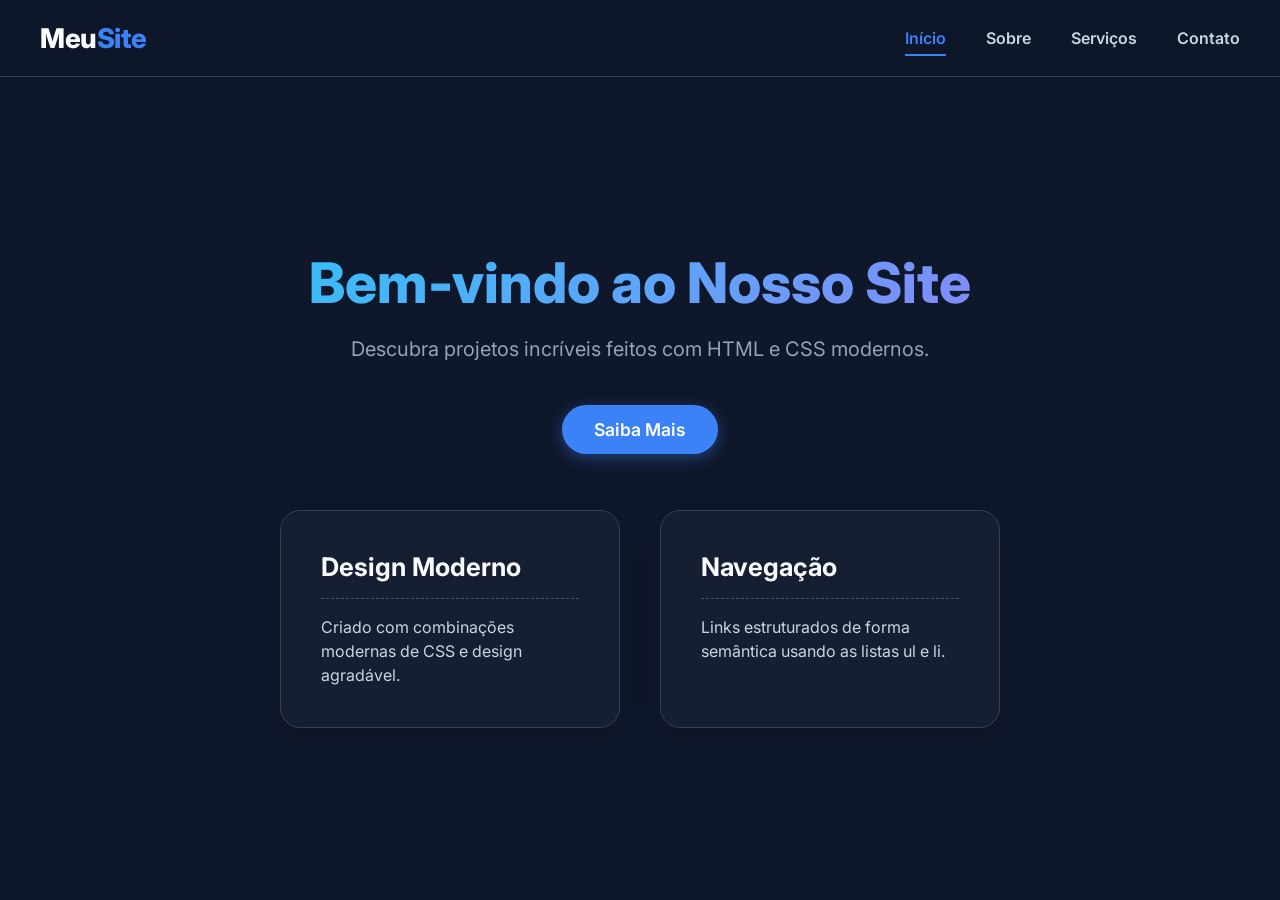
<file: index.html>
<!DOCTYPE html>
<html lang="pt-BR">
<head>
    <meta charset="UTF-8">
    <meta name="viewport" content="width=device-width, initial-scale=1.0">
    <title>Página Inicial - Atividade 13/03</title>
    <link rel="stylesheet" href="style.css">
    <link href="https://fonts.googleapis.com/css2?family=Inter:wght@400;600;800&display=swap" rel="stylesheet">
</head>
<body>
    <header class="main-header">
        <nav class="nav-container">
            <h1 class="logo">Meu<span class="highlight">Site</span></h1>
            <!-- Nav list utilizando ul e li -->
            <ul class="nav-list">
                <li><a href="index.html" class="active">Início</a></li>
                <li><a href="sobre.html">Sobre</a></li>
                <li><a href="#">Serviços</a></li>
                <li><a href="#">Contato</a></li>
            </ul>
        </nav>
    </header>

    <main class="hero-section">
        <div class="content-wrapper">
            <h2 class="title">Bem-vindo ao Nosso Site</h2>
            <!-- Este p será afetado pelo combinador ~ do CSS -->
            <p class="subtitle">Descubra projetos incríveis feitos com HTML e CSS modernos.</p>
            <a href="sobre.html" class="btn primary-btn">Saiba Mais</a>
        </div>
        
        <div class="features-wrapper">
            <div class="feature-card">
                <h2>Design Moderno</h2>
                <!-- Este p é afetado pelo combinador + (irmão adjacente) -->
                <p>Criado com combinações modernas de CSS e design agradável.</p>
            </div>
            <div class="feature-card">
                <h2>Navegação</h2>
                <!-- Este p é afetado pelo combinador + (irmão adjacente) -->
                <p>Links estruturados de forma semântica usando as listas ul e li.</p>
            </div>
        </div>
    </main>
</body>
</html>
</file>
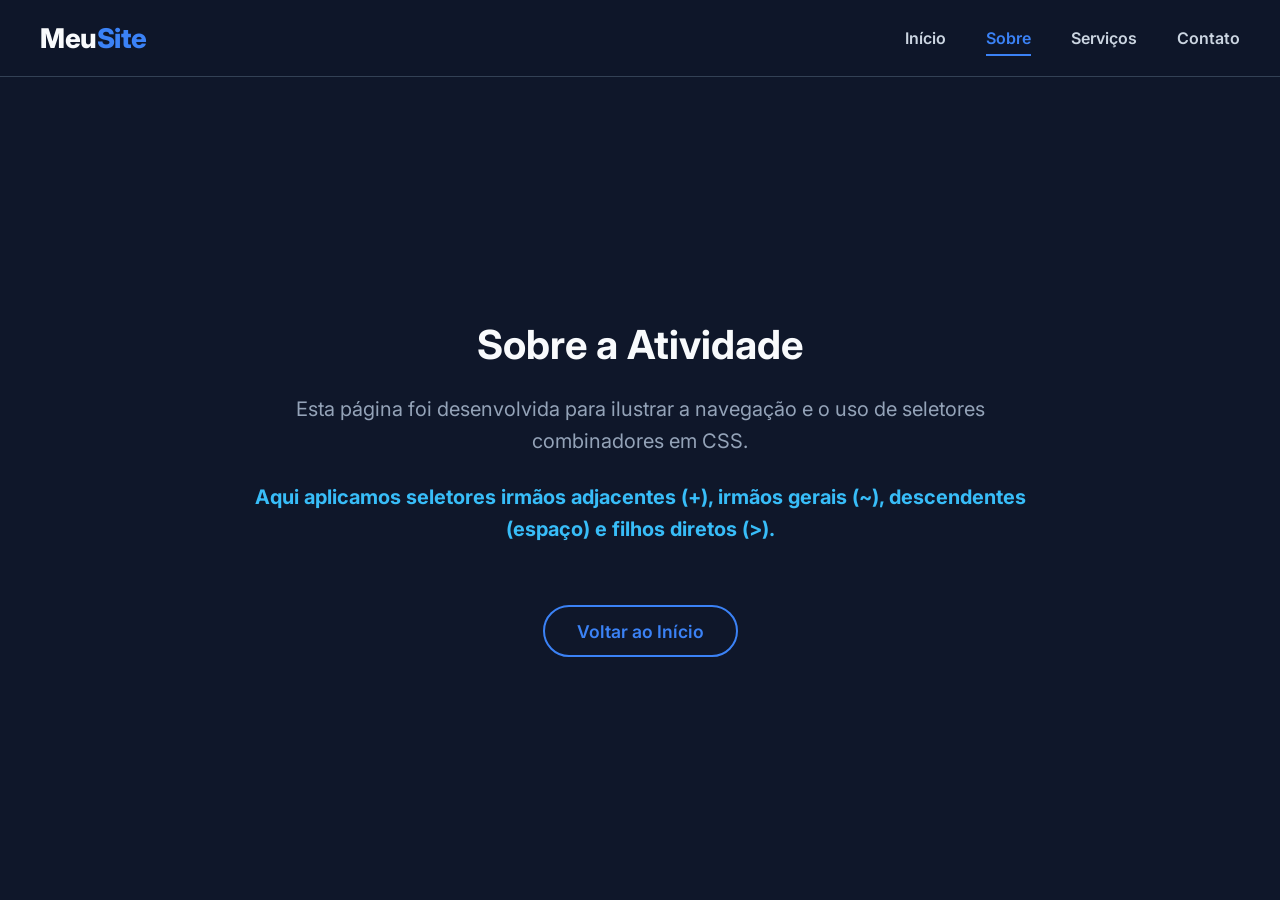
<file: sobre.html>
<!DOCTYPE html>
<html lang="pt-BR">
<head>
    <meta charset="UTF-8">
    <meta name="viewport" content="width=device-width, initial-scale=1.0">
    <title>Sobre Nós - Atividade 13/03</title>
    <link rel="stylesheet" href="style.css">
    <link href="https://fonts.googleapis.com/css2?family=Inter:wght@400;600;800&display=swap" rel="stylesheet">
</head>
<body>
    <header class="main-header">
        <nav class="nav-container">
            <h1 class="logo">Meu<span class="highlight">Site</span></h1>
            <!-- Nav list utilizando ul e li -->
            <ul class="nav-list">
                <li><a href="index.html">Início</a></li>
                <li><a href="sobre.html" class="active">Sobre</a></li>
                <li><a href="#">Serviços</a></li>
                <li><a href="#">Contato</a></li>
            </ul>
        </nav>
    </header>

    <main class="about-section">
        <div class="content-wrapper">
            <h2>Sobre a Atividade</h2>
            <!-- Estes parágrafos são afetados pelo combinador geral ~ em relação ao h2 -->
            <p>Esta página foi desenvolvida para ilustrar a navegação e o uso de seletores combinadores em CSS.</p>
            <p class="highlight-text">Aqui aplicamos seletores irmãos adjacentes (+), irmãos gerais (~), descendentes (espaço) e filhos diretos (>).</p>
            <br>
            <a href="index.html" class="btn secondary-btn">Voltar ao Início</a>
        </div>
    </main>
</body>
</html>
</file>
<file: style.css>
/* Resets & Base Styles */
* {
    margin: 0;
    padding: 0;
    box-sizing: border-box;
}

body {
    font-family: 'Inter', sans-serif;
    background-color: #0f172a;
    color: #e2e8f0;
    min-height: 100vh;
    display: flex;
    flex-direction: column;
}

/* ========================================================
   COMPROVANDO O USO DE CLASSES E COMBINADORES EM CSS
   ======================================================== */


/* 1. Combinador Descendente (espaço) */
/* Seleciona TODOS os 'a' que são descendentes (filhos, netos) de '.nav-container' */
.nav-container a {
    text-decoration: none;
    color: #cbd5e1;
    font-weight: 600;
    transition: color 0.3s ease;
}

/* 2. Combinador Filho Direto (>) */
/* Seleciona APENAS os elementos 'li' que são filhos direitos de '.nav-list' */
.nav-list > li {
    list-style: none;
    position: relative;
    padding: 0.5rem 0;
}

/* Styling nav container com Classes */
.main-header {
    background: rgba(15, 23, 42, 0.85);
    backdrop-filter: blur(12px);
    border-bottom: 1px solid #334155;
    padding: 1.25rem 2.5rem;
    position: sticky;
    top: 0;
    width: 100%;
    z-index: 10;
}

.nav-container {
    max-width: 1200px;
    margin: 0 auto;
    display: flex;
    justify-content: space-between;
    align-items: center;
}

.logo {
    font-size: 1.7rem;
    color: #f8fafc;
    font-weight: 800;
    letter-spacing: -0.5px;
}

.logo .highlight {
    color: #3b82f6;
}

.nav-list {
    display: flex;
    gap: 2.5rem;
}

/* Animações e Hovers usando interações */
.nav-container a:hover,
.nav-container a.active {
    color: #3b82f6;
}

.nav-list > li > a::after {
    content: '';
    position: absolute;
    bottom: 0;
    left: 0;
    width: 0;
    height: 2px;
    background-color: #3b82f6;
    transition: width 0.3s ease;
}

.nav-list > li > a:hover::after,
.nav-list > li > a.active::after {
    width: 100%;
}

/* Layout Secundário */
.hero-section, .about-section {
    flex: 1;
    display: flex;
    flex-direction: column;
    align-items: center;
    justify-content: center;
    text-align: center;
    padding: 5rem 2rem;
    gap: 3.5rem;
}

.content-wrapper {
    max-width: 800px;
}

.title {
    font-size: 3.5rem;
    font-weight: 800;
    margin-bottom: 1rem;
    background: linear-gradient(135deg, #38bdf8, #818cf8);
    -webkit-background-clip: text;
    -webkit-text-fill-color: transparent;
}

h2 {
    font-size: 2.5rem;
    color: #f8fafc;
    margin-bottom: 1.5rem;
}

/* 3. Combinador Irmão Geral (~) */
/* Seleciona QUALQUER parágrafo (p) que venha após um 'h2' no mesmo nível hierárquico dentro de '.content-wrapper' */
.content-wrapper h2 ~ p {
    font-size: 1.25rem;
    color: #94a3b8;
    line-height: 1.6;
    margin-bottom: 1.5rem;
}

/* Buttons (Uso extensivo de classes combinadas) */
.btn {
    display: inline-block;
    padding: 0.85rem 2rem;
    border-radius: 9999px;
    font-weight: 600;
    font-size: 1.1rem;
    cursor: pointer;
    transition: all 0.3s ease;
    border: none;
    text-decoration: none;
    margin-top: 1rem;
}

.primary-btn {
    background: #3b82f6;
    color: #ffffff;
    box-shadow: 0 4px 15px rgba(59, 130, 246, 0.4);
}

.primary-btn:hover {
    background: #2563eb;
    transform: translateY(-3px);
    box-shadow: 0 8px 25px rgba(59, 130, 246, 0.6);
}

.secondary-btn {
    background: transparent;
    color: #3b82f6;
    border: 2px solid #3b82f6;
}

.secondary-btn:hover {
    background: rgba(59, 130, 246, 0.1);
    transform: translateY(-3px);
}

/* Features */
.features-wrapper {
    display: flex;
    gap: 2.5rem;
    max-width: 1000px;
    justify-content: center;
    flex-wrap: wrap;
}

.feature-card {
    background: rgba(30, 41, 59, 0.5);
    backdrop-filter: blur(5px);
    border: 1px solid #334155;
    border-radius: 1.25rem;
    padding: 2.5rem;
    width: 340px;
    text-align: left;
    transition: transform 0.3s ease, border-color 0.3s ease;
    box-shadow: 0 10px 30px rgba(0,0,0,0.1);
}

.feature-card:hover {
    transform: translateY(-8px);
    border-color: #3b82f6;
    box-shadow: 0 15px 35px rgba(0,0,0,0.2);
}

.feature-card h2 {
    font-size: 1.6rem;
    margin-bottom: 0.5rem;
}

/* 4. Combinador Irmão Adjacente (+) */
/* Seleciona APENAS o primeiro 'p' que seja irmão imediatamente após um 'h2' em '.feature-card' */
.feature-card h2 + p {
    color: #cbd5e1;
    margin-top: 1rem;
    font-size: 1rem;
    line-height: 1.5;
    border-top: 1px dashed #475569;
    padding-top: 1rem;
}

.highlight-text {
    color: #38bdf8 !important;
    font-weight: 700;
}
</file>
